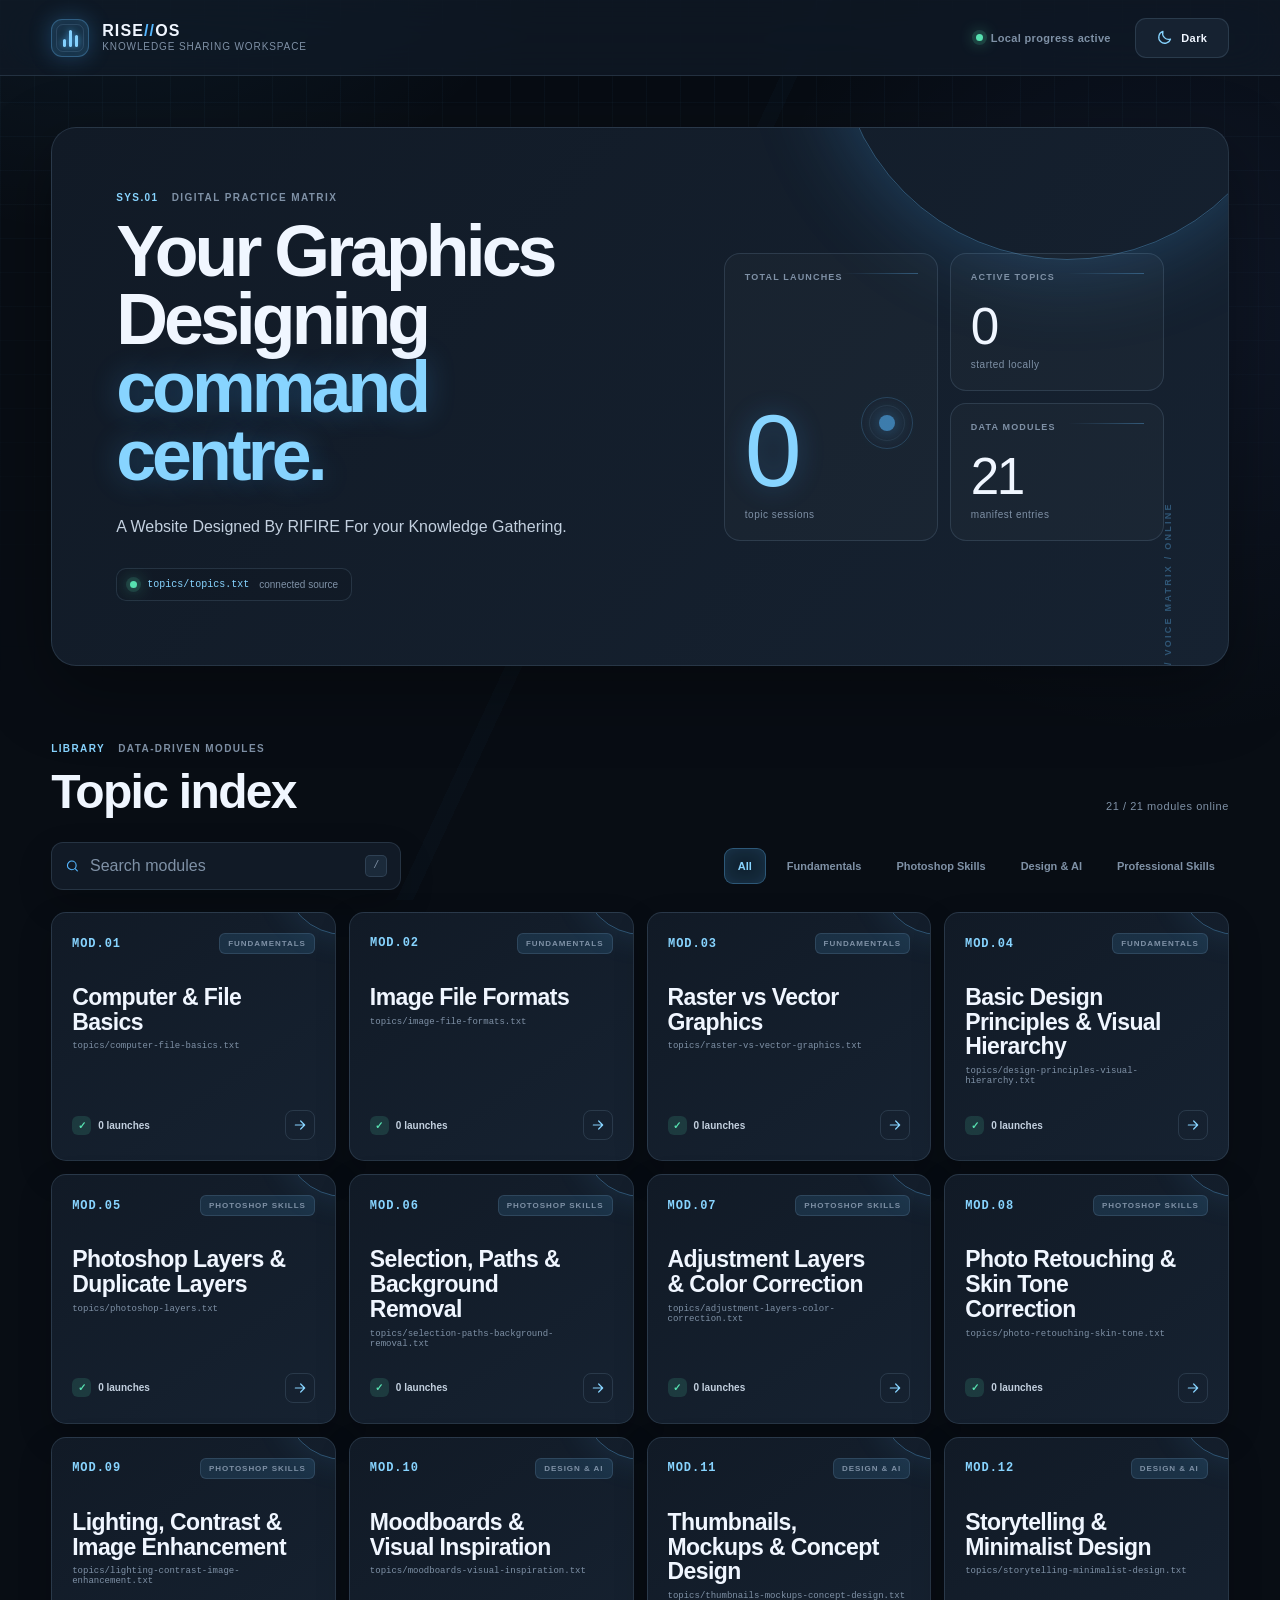
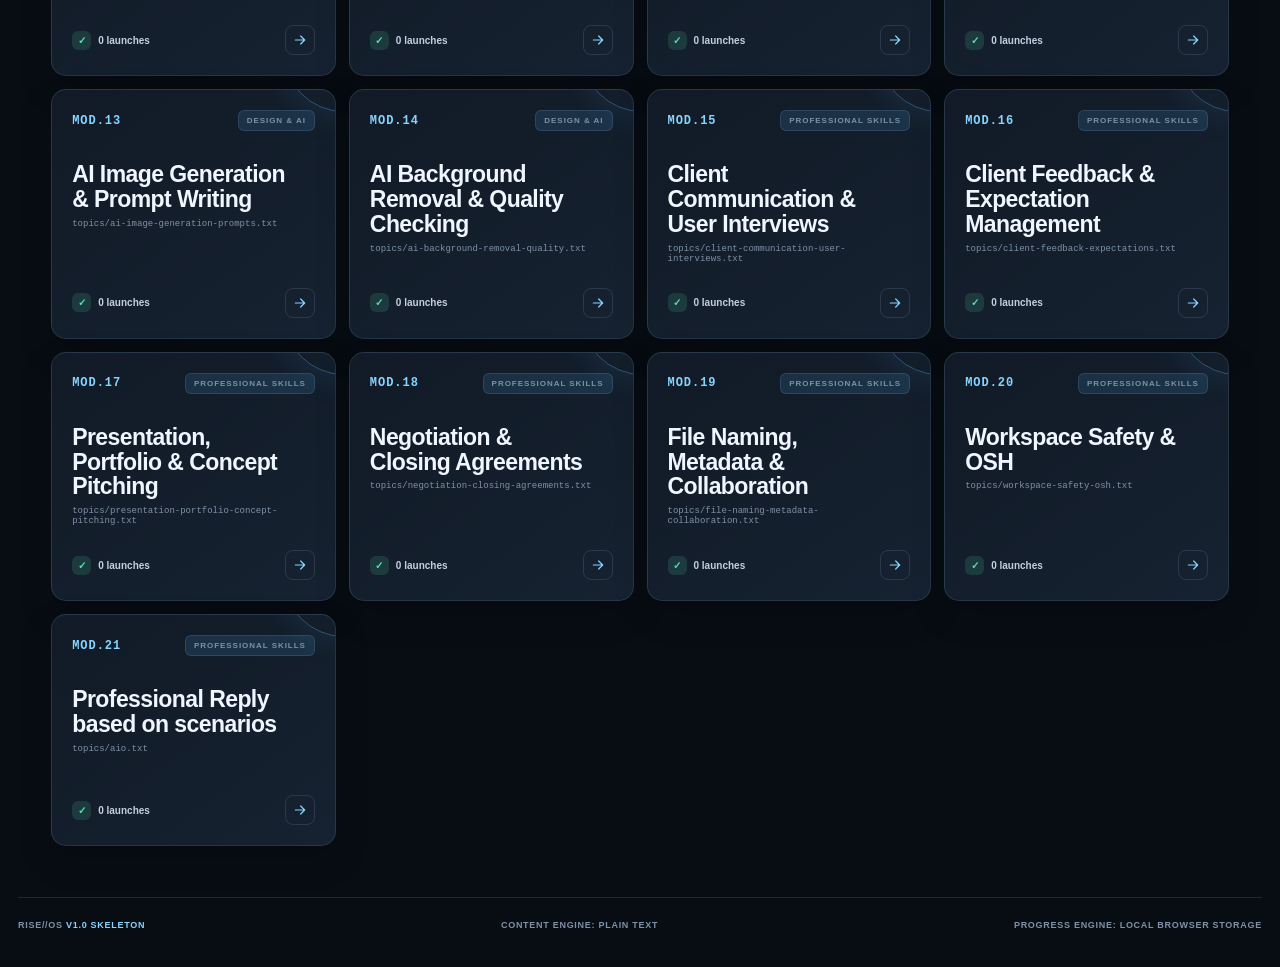
<file: index.html>
<!doctype html>
<html lang="en" data-theme="dark">
<head>
<link rel="manifest" href="/Xenoverse/manifest.json">
<meta name="theme-color" content="#0b0f14">

<meta name="mobile-web-app-capable" content="yes">
<meta name="apple-mobile-web-app-capable" content="yes">
<meta name="apple-mobile-web-app-title" content="RISE OS">

<link rel="apple-touch-icon" href="/Xenoverse/icons/icon-192.png">
  
  <meta charset="utf-8">
  <meta name="viewport" content="width=device-width, initial-scale=1">
  <meta name="color-scheme" content="dark light">
  <meta name="theme-color" content="#0a111b">
  <meta name="description" content="A text-powered IELTS speaking practice workspace.">
  <title>RISE//OS — Topic Index</title>
  <script>
    (() => {
      try { document.documentElement.dataset.theme = localStorage.getItem("speakos:theme") || "dark"; }
      catch (_) { document.documentElement.dataset.theme = "dark"; }
    })();
  </script>
  <link rel="stylesheet" href="assets/site.css">
  <script src="assets/theme.js" defer></script>
  <script src="assets/index.js" defer></script>
</head>
<body class="index-page">
  <div class="ambient-grid" aria-hidden="true"></div>

  <header class="app-bar">
    <a class="brand" href="index.html" aria-label="SPEAK OS topic index">
      <span class="brand-glyph" aria-hidden="true"><i></i><i></i><i></i></span>
      <span class="brand-copy"><strong>RISE<span>//</span>OS</strong><small>Knowledge Sharing workspace</small></span>
    </a>

    <div class="app-actions">
      <span class="system-state"><i></i><span>Local progress active</span></span>
      <button class="icon-button theme-toggle" type="button" data-theme-toggle aria-label="Switch colour theme" title="Switch colour theme">
        <svg class="theme-icon theme-icon-sun" viewBox="0 0 24 24" aria-hidden="true"><circle cx="12" cy="12" r="4"></circle><path d="M12 2v2M12 20v2M4.93 4.93l1.42 1.42M17.66 17.66l1.41 1.41M2 12h2M20 12h2M4.93 19.07l1.42-1.42M17.66 6.34l1.41-1.41"></path></svg>
        <svg class="theme-icon theme-icon-moon" viewBox="0 0 24 24" aria-hidden="true"><path d="M20.5 14.2A8.5 8.5 0 0 1 9.8 3.5 8.5 8.5 0 1 0 20.5 14.2Z"></path></svg>
        <span class="theme-name" data-theme-name>Dark</span>
      </button>
    </div>
  </header>

  <main class="app-shell">
    <section class="dashboard-panel" aria-labelledby="dashboard-title">
      <div class="dashboard-copy">
        <p class="overline"><span>SYS.01</span> Digital practice matrix</p>
        <h1 id="dashboard-title">Your Graphics Designing<br><span>command centre.</span></h1>
        <p>A Website Designed By RIFIRE For your Knowledge Gathering.</p>
        <div class="source-line"><span class="source-pulse"></span><code>topics/topics.txt</code><span>connected source</span></div>
      </div>

      <div class="metric-grid" aria-label="Practice summary">
        <article class="metric-card metric-primary">
          <span class="metric-label">Total launches</span>
          <strong id="total-launches">0</strong>
          <small>topic sessions</small>
          <span class="metric-signal" aria-hidden="true"></span>
        </article>
        <article class="metric-card">
          <span class="metric-label">Active topics</span>
          <strong id="active-topics">0</strong>
          <small>started locally</small>
        </article>
        <article class="metric-card">
          <span class="metric-label">Data modules</span>
          <strong id="topic-total">—</strong>
          <small>manifest entries</small>
        </article>
      </div>
    </section>

    <section class="workspace" aria-labelledby="topic-heading">
      <div class="workspace-header">
        <div>
          <p class="overline"><span>LIBRARY</span> Data-driven modules</p>
          <h2 id="topic-heading">Topic index</h2>
        </div>
        <p class="result-status" id="result-status" aria-live="polite">Connecting to manifest…</p>
      </div>

      <div class="toolbar" aria-label="Topic controls">
        <label class="search-control">
          <svg viewBox="0 0 24 24" aria-hidden="true"><circle cx="11" cy="11" r="7"></circle><path d="m20 20-3.6-3.6"></path></svg>
          <span class="sr-only">Search topics</span>
          <input id="topic-search" type="search" placeholder="Search modules" autocomplete="off">
          <kbd>/</kbd>
        </label>
        <div class="filter-strip" id="category-filters" aria-label="Filter by category"></div>
      </div>

      <div class="topic-grid" id="topic-grid" aria-live="polite">
        <div class="skeleton-card"></div><div class="skeleton-card"></div><div class="skeleton-card"></div><div class="skeleton-card"></div>
      </div>

      <div class="state-panel" id="state-panel" hidden>
        <span class="state-code" id="state-code">NO_MATCH</span>
        <h3 id="state-title">No modules found</h3>
        <p id="state-message">Try another search or reset the filters.</p>
        <button class="button button-primary" type="button" id="state-action">Reset view</button>
      </div>
    </section>
  </main>

  <footer class="app-footer">
    <span>RISE//OS <b>v1.0 skeleton</b></span>
    <span>Content engine: plain text</span>
    <span>Progress engine: local browser storage</span>
  </footer>

  <noscript>This interface requires JavaScript to load the topic manifest and text files.</noscript>

<script>
if ('serviceWorker' in navigator) {
    window.addEventListener('load', async () => {
        try {
            const registration =
                await navigator.serviceWorker.register(
                    '/Xenoverse/service-worker.js',
                    {
                        scope: '/Xenoverse/'
                    }
                );

            console.log(
                'Service Worker scope:',
                registration.scope
            );
        } catch (error) {
            console.error(
                'Service Worker failed:',
                error
            );
        }
    });
}
</script>
  
</body>
</html>
</file>
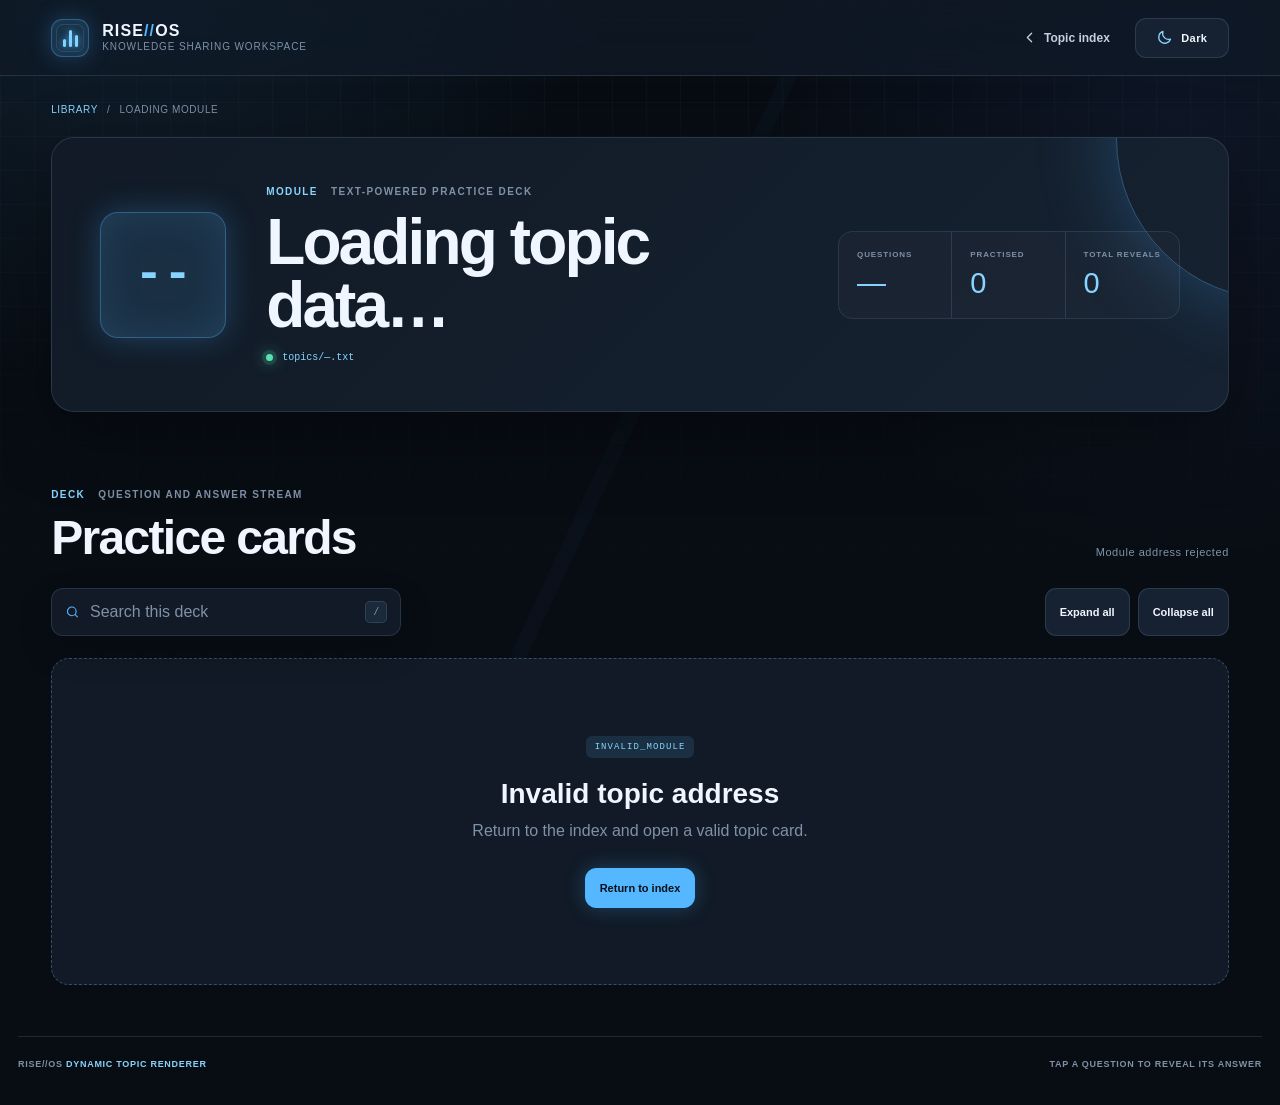
<file: topic.html>
<!doctype html>
<html lang="en" data-theme="dark">
<head>
  <meta charset="utf-8">
  <meta name="viewport" content="width=device-width, initial-scale=1">
  <meta name="color-scheme" content="dark light">
  <meta name="theme-color" content="#0a111b">
  <meta name="description" content="Text-powered IELTS speaking question and answer deck.">
  <title>RISE//OS — Topic Deck</title>
  <script>
    (() => {
      try { document.documentElement.dataset.theme = localStorage.getItem("speakos:theme") || "dark"; }
      catch (_) { document.documentElement.dataset.theme = "dark"; }
    })();
  </script>
  <link rel="stylesheet" href="assets/site.css">
  <script src="assets/theme.js" defer></script>
  <script src="assets/topic.js" defer></script>
</head>
<body class="topic-page">
  <div class="ambient-grid" aria-hidden="true"></div>

  <header class="app-bar">
    <a class="brand" href="index.html" aria-label="Return to topic index">
      <span class="brand-glyph" aria-hidden="true"><i></i><i></i><i></i></span>
      <span class="brand-copy"><strong>RISE<span>//</span>OS</strong><small>Knowledge Sharing workspace</small></span>
    </a>

    <div class="app-actions">
      <a class="back-link" href="index.html">
        <svg viewBox="0 0 24 24" aria-hidden="true"><path d="m15 18-6-6 6-6"></path></svg>
        Topic index
      </a>
      <button class="icon-button theme-toggle" type="button" data-theme-toggle aria-label="Switch colour theme" title="Switch colour theme">
        <svg class="theme-icon theme-icon-sun" viewBox="0 0 24 24" aria-hidden="true"><circle cx="12" cy="12" r="4"></circle><path d="M12 2v2M12 20v2M4.93 4.93l1.42 1.42M17.66 17.66l1.41 1.41M2 12h2M20 12h2M4.93 19.07l1.42-1.42M17.66 6.34l1.41-1.41"></path></svg>
        <svg class="theme-icon theme-icon-moon" viewBox="0 0 24 24" aria-hidden="true"><path d="M20.5 14.2A8.5 8.5 0 0 1 9.8 3.5 8.5 8.5 0 1 0 20.5 14.2Z"></path></svg>
        <span class="theme-name" data-theme-name>Dark</span>
      </button>
    </div>
  </header>

  <main class="app-shell topic-shell">
    <nav class="breadcrumb" aria-label="Breadcrumb">
      <a href="index.html">Library</a><span>/</span><span id="breadcrumb-topic">Loading module</span>
    </nav>

    <section class="topic-console" aria-labelledby="topic-title">
      <div class="topic-identity">
        <div class="module-number" id="module-number">--</div>
        <div>
          <p class="overline"><span id="topic-category">MODULE</span> Text-powered practice deck</p>
          <h1 id="topic-title">Loading topic data…</h1>
          <p class="topic-source"><span class="source-pulse"></span><code id="topic-file">topics/—.txt</code></p>
        </div>
      </div>

      <div class="topic-metrics" aria-label="Topic progress">
        <article><span>Questions</span><strong id="question-total">—</strong></article>
        <article><span>Practised</span><strong id="practised-total">0</strong></article>
        <article><span>Total reveals</span><strong id="reveal-total">0</strong></article>
      </div>
    </section>

    <section class="deck-workspace" aria-labelledby="deck-heading">
      <div class="workspace-header">
        <div>
          <p class="overline"><span>DECK</span> Question and answer stream</p>
          <h2 id="deck-heading">Practice cards</h2>
        </div>
        <p class="result-status" id="question-status" aria-live="polite">Reading text source…</p>
      </div>

      <div class="toolbar deck-toolbar" aria-label="Question controls">
        <label class="search-control">
          <svg viewBox="0 0 24 24" aria-hidden="true"><circle cx="11" cy="11" r="7"></circle><path d="m20 20-3.6-3.6"></path></svg>
          <span class="sr-only">Search questions and answers</span>
          <input id="question-search" type="search" placeholder="Search this deck" autocomplete="off">
          <kbd>/</kbd>
        </label>
        <div class="deck-actions">
          <button class="button" type="button" id="expand-all">Expand all</button>
          <button class="button" type="button" id="collapse-all">Collapse all</button>
        </div>
      </div>

      <div class="question-list" id="question-list" aria-live="polite">
        <div class="question-skeleton"></div><div class="question-skeleton"></div><div class="question-skeleton"></div>
      </div>

      <div class="state-panel" id="topic-state" hidden>
        <span class="state-code" id="topic-state-code">DATA_EMPTY</span>
        <h3 id="topic-state-title">No questions available</h3>
        <p id="topic-state-message">Add question and answer pairs to this topic’s text file.</p>
        <a class="button button-primary" href="index.html">Return to index</a>
      </div>
    </section>
  </main>

  <footer class="app-footer">
    <span>RISE//OS <b>dynamic topic renderer</b></span>
    <span>Tap a question to reveal its answer</span>
  </footer>

  <noscript>This interface requires JavaScript to read the topic text file.</noscript>
</body>
</html>
</file>
<file: assets/site.css>
:root {
  color-scheme: dark;
  --font-ui: Calibri, "Segoe UI", Arial, sans-serif;
  --bg: #080d14;
  --bg-elevated: #0c131d;
  --surface: #111a26;
  --surface-2: #162231;
  --surface-3: #1b2a3a;
  --surface-glass: rgba(17, 26, 38, .76);
  --text: #f0f6ff;
  --text-soft: #c3d0df;
  --muted: #7f91a6;
  --line: rgba(147, 183, 218, .16);
  --line-strong: rgba(100, 190, 255, .34);
  --accent: #55b7ff;
  --accent-bright: #87d4ff;
  --accent-soft: rgba(85, 183, 255, .13);
  --accent-glow: rgba(69, 171, 255, .28);
  --success: #57e1b0;
  --success-soft: rgba(87, 225, 176, .14);
  --danger: #ff7189;
  --shadow: 0 24px 70px rgba(0, 0, 0, .34);
  --shadow-card: 0 14px 34px rgba(0, 0, 0, .2);
  --grid: rgba(111, 176, 230, .045);
}

html[data-theme="light"] {
  color-scheme: light;
  --bg: #edf5fb;
  --bg-elevated: #f7fbff;
  --surface: #ffffff;
  --surface-2: #f2f8fd;
  --surface-3: #e8f2fa;
  --surface-glass: rgba(255, 255, 255, .82);
  --text: #102436;
  --text-soft: #354d62;
  --muted: #6d8192;
  --line: rgba(40, 105, 153, .15);
  --line-strong: rgba(29, 140, 220, .34);
  --accent: #168dde;
  --accent-bright: #0877c5;
  --accent-soft: rgba(22, 141, 222, .10);
  --accent-glow: rgba(22, 141, 222, .18);
  --success: #087d60;
  --success-soft: rgba(8, 125, 96, .10);
  --danger: #d33d59;
  --shadow: 0 24px 70px rgba(42, 86, 120, .14);
  --shadow-card: 0 12px 30px rgba(42, 86, 120, .10);
  --grid: rgba(38, 122, 183, .055);
}

* { box-sizing: border-box; }
html { scroll-behavior: smooth; }
body {
  min-height: 100vh;
  margin: 0;
  overflow-x: hidden;
  background:
    radial-gradient(circle at 9% -10%, var(--accent-soft), transparent 31rem),
    radial-gradient(circle at 92% 12%, rgba(96, 133, 255, .08), transparent 27rem),
    var(--bg);
  color: var(--text);
  font-family: var(--font-ui);
  text-rendering: optimizeLegibility;
  transition: background-color .25s ease, color .25s ease;
}
body::before {
  content: "";
  position: fixed;
  z-index: -2;
  inset: 0;
  background: linear-gradient(115deg, transparent 0 48%, rgba(85, 183, 255, .022) 48% 49%, transparent 49% 100%);
  pointer-events: none;
}
a { color: inherit; text-decoration: none; }
button, input { font: inherit; }
button { color: inherit; }
button, a { -webkit-tap-highlight-color: transparent; }
svg { width: 20px; height: 20px; fill: none; stroke: currentColor; stroke-linecap: round; stroke-linejoin: round; stroke-width: 1.8; }
[hidden] { display: none !important; }

.ambient-grid {
  position: fixed;
  z-index: -1;
  inset: 0;
  background-image:
    linear-gradient(var(--grid) 1px, transparent 1px),
    linear-gradient(90deg, var(--grid) 1px, transparent 1px);
  background-size: 34px 34px;
  mask-image: linear-gradient(to bottom, #000, transparent 78%);
  pointer-events: none;
}

.app-bar {
  position: sticky;
  z-index: 50;
  top: 0;
  min-height: 76px;
  padding: 0 clamp(18px, 4vw, 58px);
  display: flex;
  align-items: center;
  justify-content: space-between;
  gap: 24px;
  background: var(--surface-glass);
  border-bottom: 1px solid var(--line);
  backdrop-filter: blur(22px) saturate(150%);
  box-shadow: 0 8px 30px rgba(0, 0, 0, .06);
}
.brand { min-width: 0; display: inline-flex; align-items: center; gap: 13px; }
.brand-glyph {
  position: relative;
  width: 38px;
  height: 38px;
  flex: 0 0 auto;
  display: flex;
  align-items: end;
  justify-content: center;
  gap: 3px;
  padding: 9px;
  overflow: hidden;
  background: var(--accent-soft);
  border: 1px solid var(--line-strong);
  border-radius: 11px;
  box-shadow: inset 0 0 18px var(--accent-soft), 0 0 22px var(--accent-glow);
}
.brand-glyph::after { content: ""; position: absolute; inset: 4px; border: 1px solid var(--line); border-radius: 7px; }
.brand-glyph i { z-index: 1; width: 3px; border-radius: 3px; background: var(--accent-bright); box-shadow: 0 0 7px var(--accent); animation: waveform 1.8s ease-in-out infinite; }
.brand-glyph i:nth-child(1) { height: 8px; animation-delay: -.3s; }
.brand-glyph i:nth-child(2) { height: 17px; }
.brand-glyph i:nth-child(3) { height: 12px; animation-delay: -.8s; }
.brand-copy { min-width: 0; display: grid; gap: 2px; }
.brand-copy strong { font-size: 16px; line-height: 1; letter-spacing: .07em; }
.brand-copy strong span { color: var(--accent); }
.brand-copy small { color: var(--muted); font-size: 10px; letter-spacing: .09em; text-transform: uppercase; }
.app-actions { display: flex; align-items: center; gap: 12px; }
.system-state {
  display: inline-flex;
  align-items: center;
  gap: 8px;
  padding: 8px 12px;
  color: var(--muted);
  font-size: 11px;
  font-weight: 600;
  letter-spacing: .03em;
}
.system-state i, .source-pulse {
  width: 7px;
  height: 7px;
  flex: 0 0 auto;
  border-radius: 50%;
  background: var(--success);
  box-shadow: 0 0 0 4px var(--success-soft), 0 0 15px var(--success);
}
.icon-button, .button {
  min-height: 40px;
  border: 1px solid var(--line);
  border-radius: 11px;
  background: var(--surface-2);
  cursor: pointer;
  transition: border-color .2s ease, background .2s ease, color .2s ease, transform .2s ease, box-shadow .2s ease;
}
.icon-button:hover, .button:hover { border-color: var(--line-strong); background: var(--accent-soft); transform: translateY(-1px); }
.icon-button:focus-visible, .button:focus-visible, .topic-card:focus-visible, .question-toggle:focus-visible, input:focus-visible { outline: 3px solid var(--accent-soft); outline-offset: 3px; }
.theme-toggle { min-width: 94px; padding: 0 12px; display: inline-flex; align-items: center; justify-content: center; gap: 8px; }
.theme-icon { width: 17px; height: 17px; color: var(--accent-bright); }
.theme-icon-sun { display: none; }
html[data-theme="light"] .theme-icon-sun { display: block; }
html[data-theme="light"] .theme-icon-moon { display: none; }
.theme-name { font-size: 11px; font-weight: 700; letter-spacing: .04em; }
.back-link { min-height: 40px; padding: 0 13px; display: inline-flex; align-items: center; gap: 6px; color: var(--text-soft); font-size: 12px; font-weight: 700; }
.back-link svg { width: 17px; height: 17px; }

.app-shell { width: min(1520px, 100%); margin: 0 auto; padding: clamp(24px, 4vw, 56px); }
.dashboard-panel {
  position: relative;
  min-height: 330px;
  padding: clamp(28px, 5vw, 66px);
  overflow: hidden;
  display: grid;
  grid-template-columns: minmax(0, 1.15fr) minmax(440px, .85fr);
  align-items: center;
  gap: clamp(36px, 6vw, 92px);
  background:
    linear-gradient(130deg, var(--surface) 0%, var(--surface-2) 100%);
  border: 1px solid var(--line);
  border-radius: 25px;
  box-shadow: var(--shadow);
}
.dashboard-panel::before {
  content: "";
  position: absolute;
  width: 460px;
  height: 460px;
  top: -330px;
  right: -70px;
  border: 1px solid var(--line-strong);
  border-radius: 50%;
  box-shadow: 0 0 90px var(--accent-glow);
}
.dashboard-panel::after {
  content: "//  VOICE MATRIX / ONLINE";
  position: absolute;
  right: -24px;
  bottom: 74px;
  color: var(--line-strong);
  font-size: 9px;
  font-weight: 700;
  letter-spacing: .25em;
  transform: rotate(-90deg);
}
.dashboard-copy, .metric-grid { position: relative; z-index: 1; }
.overline { margin: 0 0 14px; color: var(--muted); font-size: 10px; font-weight: 700; letter-spacing: .14em; text-transform: uppercase; }
.overline span { margin-right: 9px; color: var(--accent-bright); }
.dashboard-copy h1 {
  max-width: 720px;
  margin: 0;
  font-size: clamp(44px, 5.6vw, 78px);
  font-weight: 600;
  line-height: .95;
  letter-spacing: -.055em;
}
.dashboard-copy h1 span { color: var(--accent-bright); text-shadow: 0 0 28px var(--accent-glow); }
.dashboard-copy > p:not(.overline) { max-width: 600px; margin: 24px 0 0; color: var(--text-soft); font-size: clamp(15px, 1.25vw, 18px); line-height: 1.65; }
.source-line { width: fit-content; margin-top: 28px; padding: 10px 13px; display: flex; align-items: center; gap: 10px; background: rgba(0,0,0,.08); border: 1px solid var(--line); border-radius: 10px; color: var(--muted); font-size: 10px; }
.source-line code, .topic-source code { color: var(--accent-bright); font-family: Consolas, monospace; font-size: 10px; }
.metric-grid { display: grid; grid-template-columns: repeat(2, minmax(0, 1fr)); gap: 12px; }
.metric-card {
  position: relative;
  min-height: 138px;
  padding: 20px;
  overflow: hidden;
  display: flex;
  flex-direction: column;
  justify-content: end;
  background: rgba(255,255,255,.025);
  border: 1px solid var(--line);
  border-radius: 16px;
}
.metric-card:first-child { grid-row: span 2; min-height: 288px; }
.metric-card::after { content: ""; position: absolute; width: 76px; height: 1px; top: 19px; right: 19px; background: linear-gradient(90deg, transparent, var(--line-strong)); }
.metric-label { position: absolute; top: 18px; left: 20px; color: var(--muted); font-size: 9px; font-weight: 700; letter-spacing: .13em; text-transform: uppercase; }
.metric-card strong { color: var(--text); font-size: clamp(36px, 4vw, 62px); font-weight: 500; line-height: 1; letter-spacing: -.05em; }
.metric-primary strong { color: var(--accent-bright); font-size: clamp(68px, 8vw, 110px); text-shadow: 0 0 26px var(--accent-glow); }
.metric-card small { margin-top: 6px; color: var(--muted); font-size: 10px; letter-spacing: .05em; }
.metric-signal { position: absolute; top: 50%; right: 24px; width: 52px; height: 52px; border: 1px solid var(--line-strong); border-radius: 50%; opacity: .6; }
.metric-signal::before, .metric-signal::after { content: ""; position: absolute; inset: 7px; border: 1px solid var(--line); border-radius: 50%; }
.metric-signal::after { inset: 17px; background: var(--accent); border: 0; box-shadow: 0 0 20px var(--accent); }

.workspace, .deck-workspace { margin-top: clamp(46px, 6vw, 82px); }
.workspace-header { display: flex; align-items: end; justify-content: space-between; gap: 24px; }
.workspace-header h2 { margin: 0; font-size: clamp(31px, 4vw, 48px); font-weight: 600; line-height: 1; letter-spacing: -.035em; }
.result-status { margin: 0 0 4px; color: var(--muted); font-size: 11px; letter-spacing: .05em; }
.toolbar { margin: 26px 0 22px; display: flex; align-items: center; justify-content: space-between; gap: 16px; }
.search-control {
  min-width: min(100%, 350px);
  height: 48px;
  padding: 0 13px;
  display: flex;
  align-items: center;
  gap: 10px;
  background: var(--surface);
  border: 1px solid var(--line);
  border-radius: 12px;
  box-shadow: var(--shadow-card);
  transition: border-color .2s ease, box-shadow .2s ease;
}
.search-control:focus-within { border-color: var(--line-strong); box-shadow: 0 0 0 4px var(--accent-soft), var(--shadow-card); }
.search-control svg { width: 18px; height: 18px; color: var(--accent); }
.search-control input { min-width: 0; width: 100%; height: 100%; padding: 0; border: 0; outline: 0; background: transparent; color: var(--text); }
.search-control input::placeholder { color: var(--muted); }
kbd { min-width: 22px; height: 22px; display: grid; place-items: center; background: var(--surface-3); border: 1px solid var(--line); border-radius: 5px; color: var(--muted); font-size: 10px; box-shadow: none; }
.filter-strip { display: flex; flex-wrap: wrap; justify-content: flex-end; gap: 7px; }
.filter-button { min-height: 36px; padding: 0 13px; border: 1px solid transparent; border-radius: 9px; background: transparent; color: var(--muted); font-size: 11px; font-weight: 700; cursor: pointer; transition: .2s ease; }
.filter-button:hover { color: var(--text); background: var(--surface-2); }
.filter-button.active { color: var(--accent-bright); background: var(--accent-soft); border-color: var(--line-strong); box-shadow: inset 0 0 16px var(--accent-soft); }

.topic-grid { display: grid; grid-template-columns: repeat(4, minmax(0, 1fr)); gap: 13px; }
.topic-card {
  --delay: 0ms;
  position: relative;
  min-height: 232px;
  padding: 20px;
  overflow: hidden;
  display: flex;
  flex-direction: column;
  background: linear-gradient(145deg, var(--surface), var(--surface-2));
  border: 1px solid var(--line);
  border-radius: 15px;
  box-shadow: var(--shadow-card);
  opacity: 0;
  transform: translateY(12px);
  animation: module-in .44s cubic-bezier(.2,.75,.25,1) forwards;
  animation-delay: var(--delay);
  transition: transform .22s ease, border-color .22s ease, box-shadow .22s ease;
}
.topic-card::before { content: ""; position: absolute; left: 0; top: 20px; bottom: 20px; width: 2px; background: linear-gradient(transparent, var(--accent), transparent); opacity: 0; transition: opacity .2s ease; }
.topic-card::after { content: ""; position: absolute; width: 120px; height: 120px; top: -100px; right: -70px; border: 1px solid var(--line-strong); border-radius: 50%; box-shadow: 0 0 35px var(--accent-soft); }
.topic-card:hover { z-index: 2; transform: translateY(-5px); border-color: var(--line-strong); box-shadow: 0 20px 52px var(--accent-glow); }
.topic-card:hover::before { opacity: 1; }
.card-topline { display: flex; align-items: center; justify-content: space-between; gap: 12px; }
.topic-number { color: var(--accent-bright); font-family: Consolas, monospace; font-size: 12px; font-weight: 700; letter-spacing: .08em; }
.topic-category { padding: 5px 8px; background: var(--accent-soft); border: 1px solid var(--line); border-radius: 6px; color: var(--muted); font-size: 8px; font-weight: 700; letter-spacing: .12em; text-transform: uppercase; }
.topic-card h3 { max-width: 90%; margin: 31px 0 7px; font-size: 23px; font-weight: 600; line-height: 1.08; letter-spacing: -.025em; }
.topic-file { margin: 0; color: var(--muted); font-family: Consolas, monospace; font-size: 9px; }
.card-footer { margin-top: auto; padding-top: 24px; display: flex; align-items: center; justify-content: space-between; gap: 10px; }
.session-counter { display: inline-flex; align-items: center; gap: 7px; color: var(--text-soft); font-size: 10px; font-weight: 700; }
.counter-led { width: 19px; height: 19px; display: grid; place-items: center; border-radius: 6px; background: var(--success-soft); color: var(--success); font-size: 10px; }
.launch-icon { width: 30px; height: 30px; display: grid; place-items: center; border: 1px solid var(--line); border-radius: 8px; color: var(--accent-bright); transition: .2s ease; }
.launch-icon svg { width: 16px; height: 16px; }
.topic-card:hover .launch-icon { background: var(--accent); border-color: var(--accent); color: #07111c; transform: translateX(2px); box-shadow: 0 0 18px var(--accent-glow); }
.skeleton-card, .question-skeleton { position: relative; overflow: hidden; background: var(--surface); border: 1px solid var(--line); border-radius: 15px; }
.skeleton-card { min-height: 232px; }
.question-skeleton { min-height: 112px; }
.skeleton-card::after, .question-skeleton::after { content: ""; position: absolute; inset: 0; background: linear-gradient(100deg, transparent 20%, var(--accent-soft) 50%, transparent 80%); transform: translateX(-100%); animation: scan 1.25s infinite; }
.state-panel { padding: 76px 24px; text-align: center; background: var(--surface); border: 1px dashed var(--line-strong); border-radius: 18px; }
.state-code { display: inline-flex; padding: 6px 9px; background: var(--accent-soft); border-radius: 6px; color: var(--accent-bright); font-family: Consolas, monospace; font-size: 9px; letter-spacing: .12em; }
.state-panel h3 { margin: 20px 0 8px; font-size: 28px; }
.state-panel p { max-width: 570px; margin: 0 auto 24px; color: var(--muted); line-height: 1.6; }
.button { min-height: 40px; padding: 0 14px; display: inline-flex; align-items: center; justify-content: center; font-size: 11px; font-weight: 700; }
.button-primary { background: var(--accent); border-color: var(--accent); color: #06111c; box-shadow: 0 0 20px var(--accent-glow); }
.button-primary:hover { background: var(--accent-bright); border-color: var(--accent-bright); }

.app-footer { width: min(1520px, calc(100% - 36px)); min-height: 70px; margin: 0 auto; padding: 22px 0 34px; display: flex; justify-content: space-between; gap: 18px; border-top: 1px solid var(--line); color: var(--muted); font-size: 9px; font-weight: 600; letter-spacing: .08em; text-transform: uppercase; }
.app-footer b { color: var(--accent-bright); }
.sr-only { position: absolute; width: 1px; height: 1px; padding: 0; margin: -1px; overflow: hidden; clip: rect(0,0,0,0); white-space: nowrap; border: 0; }
noscript { display: block; padding: 16px; background: var(--surface-2); color: var(--danger); text-align: center; }

/* Topic renderer */
.topic-shell { padding-top: 28px; }
.breadcrumb { margin: 0 0 22px; display: flex; align-items: center; gap: 9px; color: var(--muted); font-size: 10px; letter-spacing: .06em; text-transform: uppercase; }
.breadcrumb a { color: var(--accent-bright); }
.topic-console {
  position: relative;
  min-height: 245px;
  padding: clamp(28px, 4vw, 48px);
  overflow: hidden;
  display: flex;
  align-items: center;
  justify-content: space-between;
  gap: 40px;
  background: linear-gradient(135deg, var(--surface), var(--surface-2));
  border: 1px solid var(--line);
  border-radius: 23px;
  box-shadow: var(--shadow);
}
.topic-console::after { content: ""; position: absolute; width: 320px; height: 320px; right: -210px; top: -160px; border: 1px solid var(--line-strong); border-radius: 50%; box-shadow: 0 0 80px var(--accent-glow); }
.topic-identity { min-width: 0; display: flex; align-items: center; gap: clamp(20px, 4vw, 40px); }
.module-number { width: clamp(82px, 10vw, 126px); height: clamp(82px, 10vw, 126px); flex: 0 0 auto; display: grid; place-items: center; background: var(--accent-soft); border: 1px solid var(--line-strong); border-radius: 18px; color: var(--accent-bright); font-family: Consolas, monospace; font-size: clamp(28px, 4vw, 48px); font-weight: 700; box-shadow: inset 0 0 40px var(--accent-soft), 0 0 30px var(--accent-glow); }
.topic-identity h1 { max-width: 740px; margin: 0; font-size: clamp(37px, 5vw, 66px); font-weight: 600; line-height: .98; letter-spacing: -.045em; }
.topic-source { margin: 16px 0 0; display: flex; align-items: center; gap: 9px; }
.topic-metrics { position: relative; z-index: 1; flex: 0 0 auto; display: grid; grid-template-columns: repeat(3, minmax(92px, 1fr)); border: 1px solid var(--line); border-radius: 14px; overflow: hidden; }
.topic-metrics article { min-width: 105px; padding: 18px; background: rgba(255,255,255,.02); border-right: 1px solid var(--line); }
.topic-metrics article:last-child { border-right: 0; }
.topic-metrics span { display: block; color: var(--muted); font-size: 8px; font-weight: 700; letter-spacing: .11em; text-transform: uppercase; }
.topic-metrics strong { display: block; margin-top: 8px; color: var(--accent-bright); font-size: 29px; font-weight: 500; }
.deck-toolbar { align-items: stretch; }
.deck-actions { display: flex; gap: 8px; }
.question-list { display: grid; gap: 11px; }
.question-card {
  --delay: 0ms;
  overflow: hidden;
  background: linear-gradient(145deg, var(--surface), var(--surface-2));
  border: 1px solid var(--line);
  border-radius: 14px;
  box-shadow: var(--shadow-card);
  opacity: 0;
  transform: translateY(8px);
  animation: module-in .38s ease forwards;
  animation-delay: var(--delay);
  transition: border-color .2s ease, box-shadow .2s ease;
}
.question-card.is-open { border-color: var(--line-strong); box-shadow: 0 15px 40px var(--accent-glow); }
.question-toggle { width: 100%; min-height: 96px; padding: 19px 21px; display: grid; grid-template-columns: 48px minmax(0, 1fr) auto; align-items: center; gap: 17px; border: 0; background: transparent; text-align: left; cursor: pointer; }
.question-index { width: 44px; height: 44px; display: grid; place-items: center; background: var(--accent-soft); border: 1px solid var(--line); border-radius: 10px; color: var(--accent-bright); font-family: Consolas, monospace; font-size: 11px; font-weight: 700; }
.question-text { color: var(--text); font-size: clamp(16px, 1.5vw, 19px); font-weight: 600; line-height: 1.35; }
.question-meta { display: flex; align-items: center; gap: 12px; }
.question-count { min-width: 74px; padding: 7px 9px; display: inline-flex; align-items: center; justify-content: center; gap: 6px; background: var(--success-soft); border: 1px solid transparent; border-radius: 8px; color: var(--success); font-size: 9px; font-weight: 700; white-space: nowrap; }
.question-count i { width: 6px; height: 6px; border-radius: 50%; background: currentColor; box-shadow: 0 0 9px currentColor; }
.chevron { color: var(--muted); transition: transform .22s ease, color .22s ease; }
.question-card.is-open .chevron { color: var(--accent-bright); transform: rotate(180deg); }
.answer-panel { display: grid; grid-template-rows: 0fr; transition: grid-template-rows .28s ease; }
.question-card.is-open .answer-panel { grid-template-rows: 1fr; }
.answer-clip { min-height: 0; overflow: hidden; }
.answer-content { margin: 0 21px 21px 86px; padding: 20px 22px; background: rgba(85, 183, 255, .055); border: 1px solid var(--line); border-left: 2px solid var(--accent); border-radius: 11px; }
.answer-label { margin: 0 0 8px; color: var(--accent-bright); font-size: 8px; font-weight: 700; letter-spacing: .14em; text-transform: uppercase; }
.answer-content p:last-child { margin: 0; color: var(--text-soft); font-size: 15px; line-height: 1.7; white-space: pre-line; }
.malformed-warning { margin: 14px 0 0; padding: 12px 14px; background: rgba(255, 113, 137, .08); border: 1px solid rgba(255, 113, 137, .2); border-radius: 9px; color: var(--danger); font-size: 11px; }

@keyframes waveform { 0%,100% { transform: scaleY(.55); } 50% { transform: scaleY(1.1); } }
@keyframes module-in { to { opacity: 1; transform: translateY(0); } }
@keyframes scan { to { transform: translateX(100%); } }

@media (max-width: 1180px) {
  .dashboard-panel { grid-template-columns: 1fr; }
  .metric-grid { grid-template-columns: 1.15fr 1fr 1fr; }
  .metric-card:first-child { grid-row: auto; min-height: 165px; }
  .metric-card { min-height: 165px; }
  .metric-primary strong { font-size: 70px; }
  .topic-grid { grid-template-columns: repeat(3, minmax(0, 1fr)); }
  .topic-console { align-items: stretch; flex-direction: column; }
  .topic-metrics { width: fit-content; }
}
@media (max-width: 820px) {
  .system-state { display: none; }
  .app-shell { padding: 24px 18px 42px; }
  .dashboard-panel { padding: 32px 24px; }
  .metric-grid { grid-template-columns: 1fr 1fr; }
  .metric-card:first-child { grid-column: span 2; }
  .toolbar { align-items: stretch; flex-direction: column; }
  .search-control { width: 100%; }
  .filter-strip { justify-content: flex-start; }
  .topic-grid { grid-template-columns: repeat(2, minmax(0, 1fr)); }
  .topic-identity { align-items: flex-start; }
  .topic-metrics { width: 100%; }
  .topic-metrics article { min-width: 0; }
  .deck-actions { width: 100%; }
  .deck-actions .button { flex: 1; }
  .question-toggle { grid-template-columns: 42px minmax(0, 1fr); }
  .question-meta { grid-column: 2; justify-content: space-between; }
  .answer-content { margin-left: 79px; }
  .app-footer { flex-wrap: wrap; }
}
@media (max-width: 560px) {
  .app-bar { min-height: 68px; padding: 0 14px; }
  .brand-copy small { display: none; }
  .brand-glyph { width: 34px; height: 34px; }
  .theme-toggle { min-width: 40px; width: 40px; padding: 0; }
  .theme-name { display: none; }
  .back-link { padding: 0 6px; }
  .back-link svg { width: 20px; height: 20px; }
  .back-link { font-size: 0; }
  .dashboard-copy h1 { font-size: 44px; }
  .dashboard-panel::after { display: none; }
  .metric-grid { grid-template-columns: 1fr; }
  .metric-card:first-child { grid-column: auto; min-height: 170px; }
  .metric-card { min-height: 126px; }
  .topic-grid { grid-template-columns: 1fr; }
  .topic-card { min-height: 205px; }
  .workspace-header { align-items: flex-start; flex-direction: column; gap: 11px; }
  .result-status { margin: 0; }
  .topic-identity { flex-direction: column; }
  .module-number { width: 68px; height: 68px; border-radius: 14px; font-size: 24px; }
  .topic-identity h1 { font-size: 40px; }
  .topic-metrics { grid-template-columns: 1fr 1fr 1fr; }
  .topic-metrics article { padding: 13px 10px; }
  .topic-metrics strong { font-size: 24px; }
  .question-toggle { min-height: 110px; padding: 16px; grid-template-columns: 38px minmax(0, 1fr); gap: 12px; }
  .question-index { width: 36px; height: 36px; }
  .question-text { font-size: 16px; }
  .question-meta { grid-column: 1 / -1; }
  .answer-content { margin: 0 16px 16px; padding: 17px; }
  .app-footer { flex-direction: column; }
}
@media (prefers-reduced-motion: reduce) {
  html { scroll-behavior: auto; }
  *, *::before, *::after { animation-duration: .01ms !important; animation-iteration-count: 1 !important; transition-duration: .01ms !important; }
}
</file>
